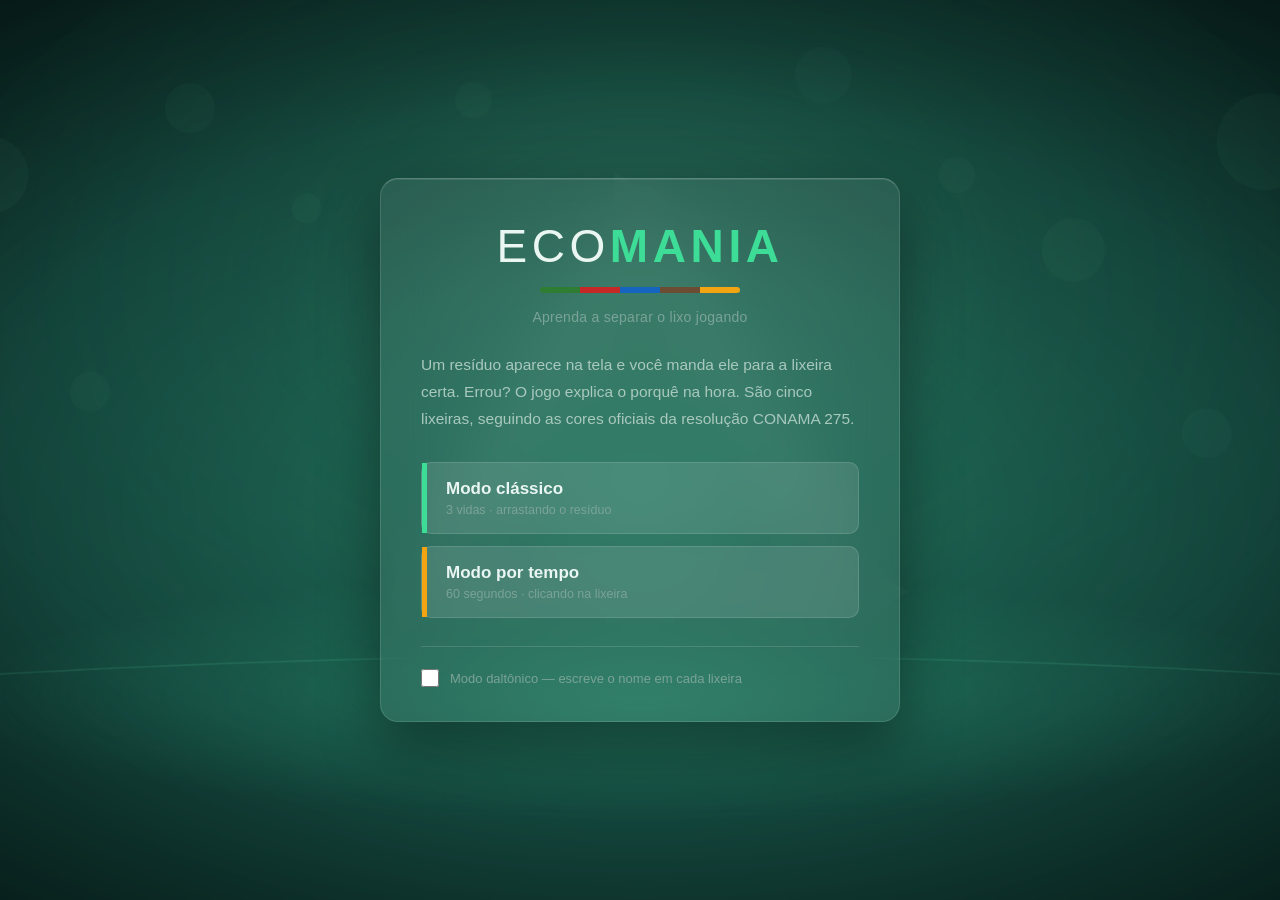
<file: index.html>
<!DOCTYPE html>
<html lang="pt-BR">
<head>
    <meta charset="UTF-8">
    <meta name="viewport" content="width=device-width, initial-scale=1.0">
    <meta name="description" content="Jogo educativo sobre separação de resíduos, baseado nas cores da resolução CONAMA 275.">
    <title>Eco Mania — aprenda a separar o lixo</title>
    <link rel="stylesheet" href="css/style.css">
    <script src="js/script.js" defer></script>
</head>
<body class="tela-menu">

    <main class="painel painel-menu">

        <header class="marca">
            <h1>ECO<span class="marca-destaque">MANIA</span></h1>
            <p class="marca-faixa"></p>
            <p class="subtitulo">Aprenda a separar o lixo jogando</p>
        </header>

        <p class="descricao">
            Um resíduo aparece na tela e você manda ele para a lixeira certa.
            Errou? O jogo explica o porquê na hora. São cinco lixeiras, seguindo
            as cores oficiais da resolução CONAMA 275.
        </p>

        <nav class="modos">
            <a class="modo modo-classico" href="game_regular.html">
                <strong class="modo-nome">Modo clássico</strong>
                <span class="modo-info">3 vidas · arrastando o resíduo</span>
            </a>

            <a class="modo modo-tempo" href="game_timed.html">
                <strong class="modo-nome">Modo por tempo</strong>
                <span class="modo-info">60 segundos · clicando na lixeira</span>
            </a>
        </nav>

        <section class="historico" id="historico">
            <h2>Suas últimas partidas</h2>
            <p class="historico-linha" id="historico-ultima">—</p>
            <p class="historico-linha" id="historico-penultima">—</p>
        </section>

        <label class="acessibilidade" for="check-daltonico">
            <input type="checkbox" id="check-daltonico">
            <span>Modo daltônico — escreve o nome em cada lixeira</span>
        </label>

    </main>

</body>
</html>
</file>
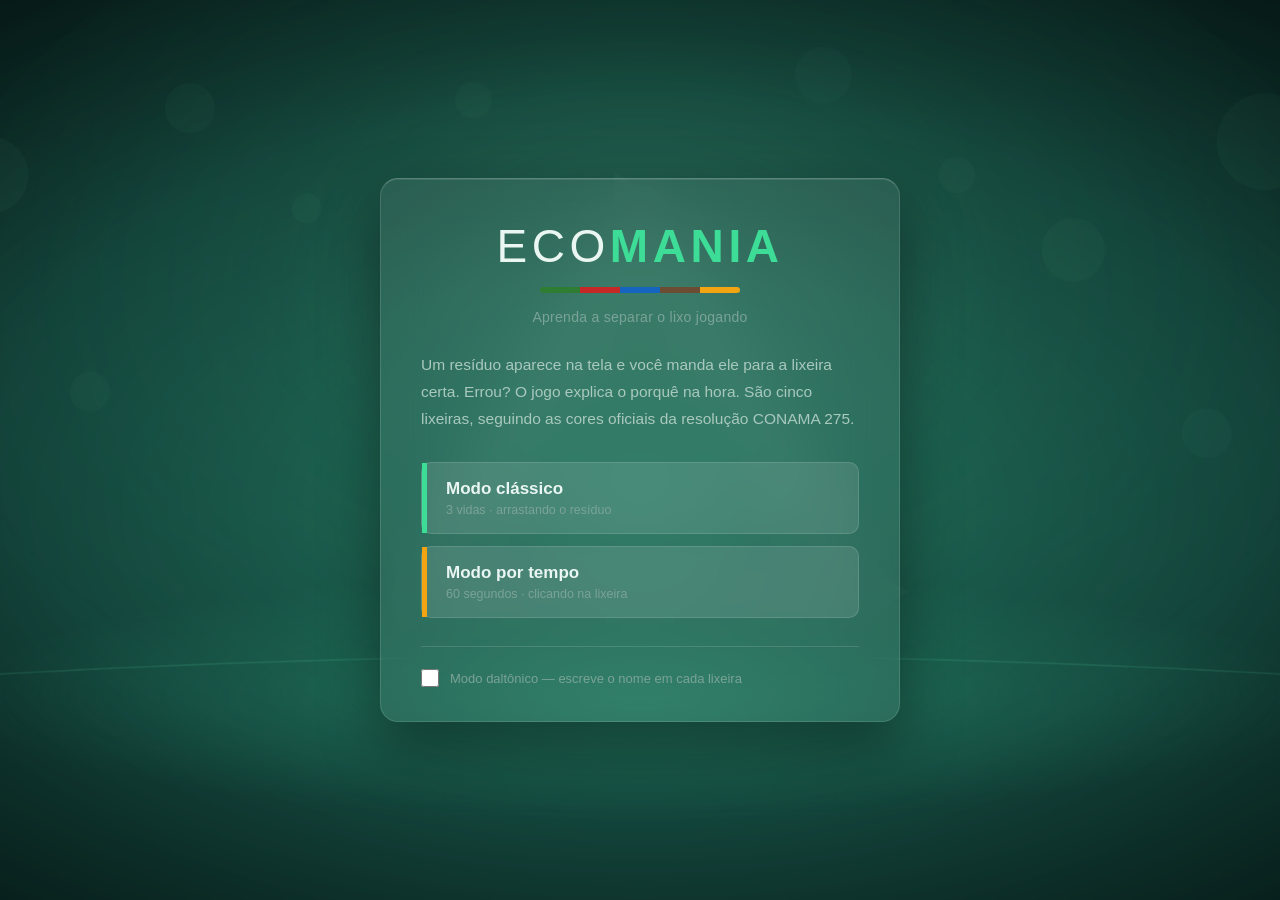
<file: final_menu.html>
<!DOCTYPE html>
<html lang="pt-BR">
<head>
    <meta charset="UTF-8">
    <meta name="viewport" content="width=device-width, initial-scale=1.0">
    <title>Eco Mania — resultado</title>
    <link rel="stylesheet" href="css/style.css">
    <script src="js/script.js" defer></script>
</head>
<body class="tela-final">

    <main class="painel painel-final">

        <header class="cabecalho-final">
            <p class="selo" id="selo">Fim de partida</p>
            <h1 id="titulo-final">Acabaram as vidas</h1>
            <p class="subtitulo" id="modo-jogado">Modo clássico</p>
        </header>

        <section class="destaque">
            <p class="destaque-rotulo">Sua pontuação</p>
            <output class="destaque-numero" id="pontuacao-final">120</output>
            <p class="destaque-recorde" id="recorde">Seu recorde neste modo: 180</p>
        </section>

        <section class="resultado" id="resultado-classico">
            <h2>Modo clássico</h2>
            <p class="linha">Vidas restantes <output id="vidas-classico">0</output></p>
            <p class="linha">Acertos <output id="acertos-classico">9</output></p>
            <p class="linha">Acertos consecutivos <output id="consecutivos-classico">4</output></p>
            <p class="linha">Erros <output id="erros-classico">3</output></p>
        </section>

        <section class="resultado" id="resultado-tempo">
            <h2>Modo por tempo</h2>
            <p class="linha">Acertos <output id="acertos-tempo">0</output></p>
            <p class="linha">Acertos consecutivos <output id="consecutivos-tempo">0</output></p>
            <p class="linha">Erros <output id="erros-tempo">0</output></p>
        </section>

        <section class="licao" id="licao">
            <h2>Para revisar</h2>
            <p id="licao-texto">
                Você errou mais na categoria metal. Latinha e papel alumínio vão
                na lixeira amarela, mesmo o segundo tendo "papel" no nome.
            </p>
        </section>

        <nav class="acoes">
            <a class="botao botao-principal" id="jogar-de-novo" href="game_regular.html">Jogar de novo</a>
            <a class="botao botao-discreto" href="index.html">Voltar ao menu</a>
        </nav>

    </main>

</body>
</html>
</file>
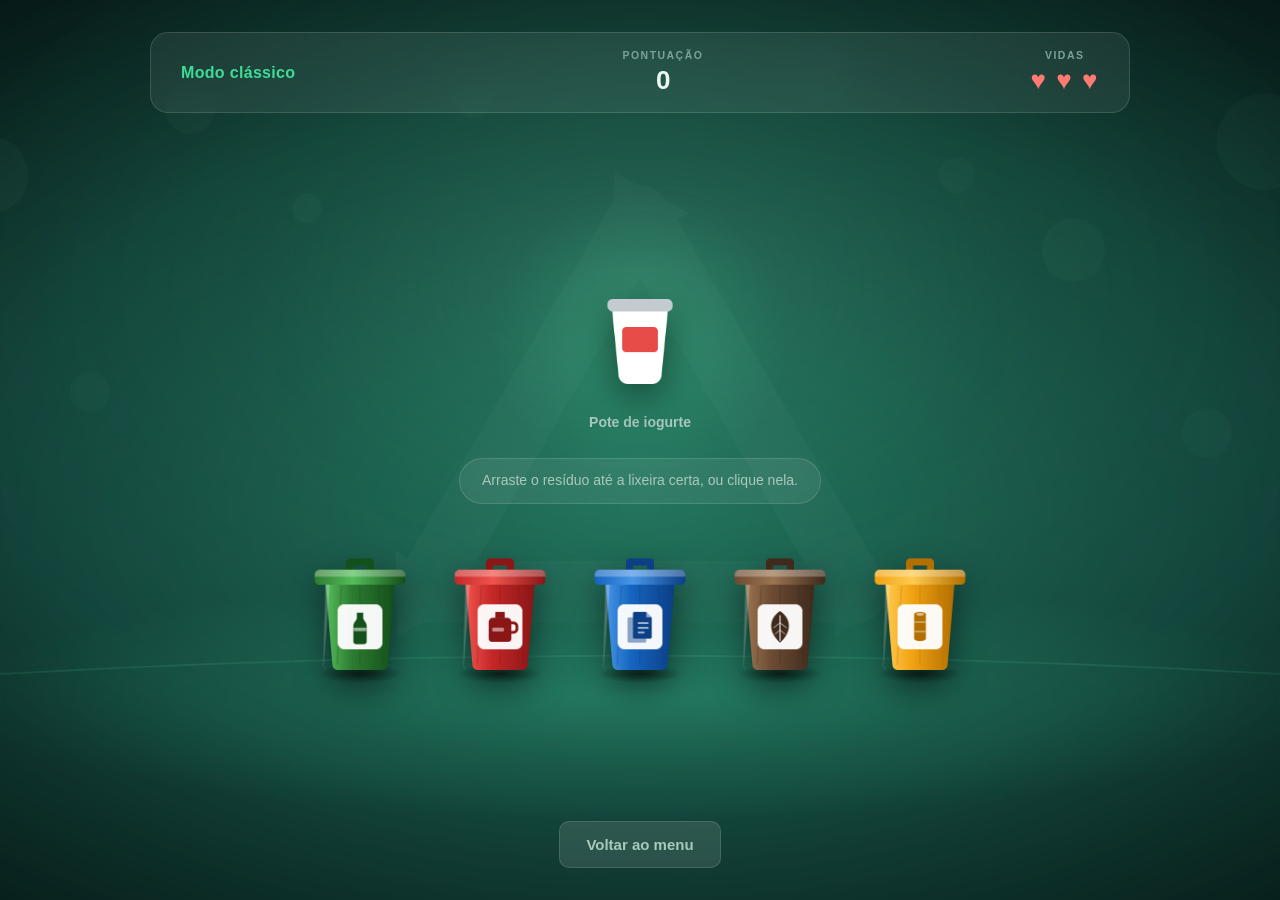
<file: game_regular.html>
<!DOCTYPE html>
<html lang="pt-BR">
<head>
    <meta charset="UTF-8">
    <meta name="viewport" content="width=device-width, initial-scale=1.0">
    <title>Eco Mania — modo clássico</title>
    <link rel="stylesheet" href="css/style.css">
    <script src="js/script.js" defer></script>
</head>
<body class="tela-jogo">

    <header class="hud">
        <p class="hud-modo">Modo clássico</p>

        <p class="hud-item">
            <span class="hud-rotulo">Pontuação</span>
            <output id="pontuacao">0</output>
        </p>

        <p class="hud-item">
            <span class="hud-rotulo">Vidas</span>
            <output id="vidas">♥ ♥ ♥</output>
        </p>
    </header>

    <main class="arena">

        <section class="palco">
            <img id="residuo" class="residuo"
                 src="assets/residuos/garrafa-pet.png"
                 alt="Garrafa PET de refrigerante">
            <p class="residuo-nome" id="residuo-nome">Garrafa PET de refrigerante</p>
        </section>

        <p class="feedback" id="feedback" role="status" aria-live="polite">
            Arraste o resíduo até a lixeira certa, ou clique nela.
        </p>

        <section class="lixeiras" id="lixeiras">

            <button class="lixeira" data-tipo="vidro">
                <img src="assets/lixeiras/vidro.png" alt="Lixeira de vidro">
                <span class="lixeira-nome">Vidro</span>
            </button>

            <button class="lixeira" data-tipo="plastico">
                <img src="assets/lixeiras/plastico.png" alt="Lixeira de plástico">
                <span class="lixeira-nome">Plástico</span>
            </button>

            <button class="lixeira" data-tipo="papel">
                <img src="assets/lixeiras/papel.png" alt="Lixeira de papel">
                <span class="lixeira-nome">Papel</span>
            </button>

            <button class="lixeira" data-tipo="organico">
                <img src="assets/lixeiras/organico.png" alt="Lixeira de orgânico">
                <span class="lixeira-nome">Orgânico</span>
            </button>

            <button class="lixeira" data-tipo="metal">
                <img src="assets/lixeiras/metal.png" alt="Lixeira de metal">
                <span class="lixeira-nome">Metal</span>
            </button>

        </section>

    </main>

    <footer class="rodape">
        <a class="botao botao-discreto" href="index.html">Voltar ao menu</a>
    </footer>

</body>
</html>
</file>
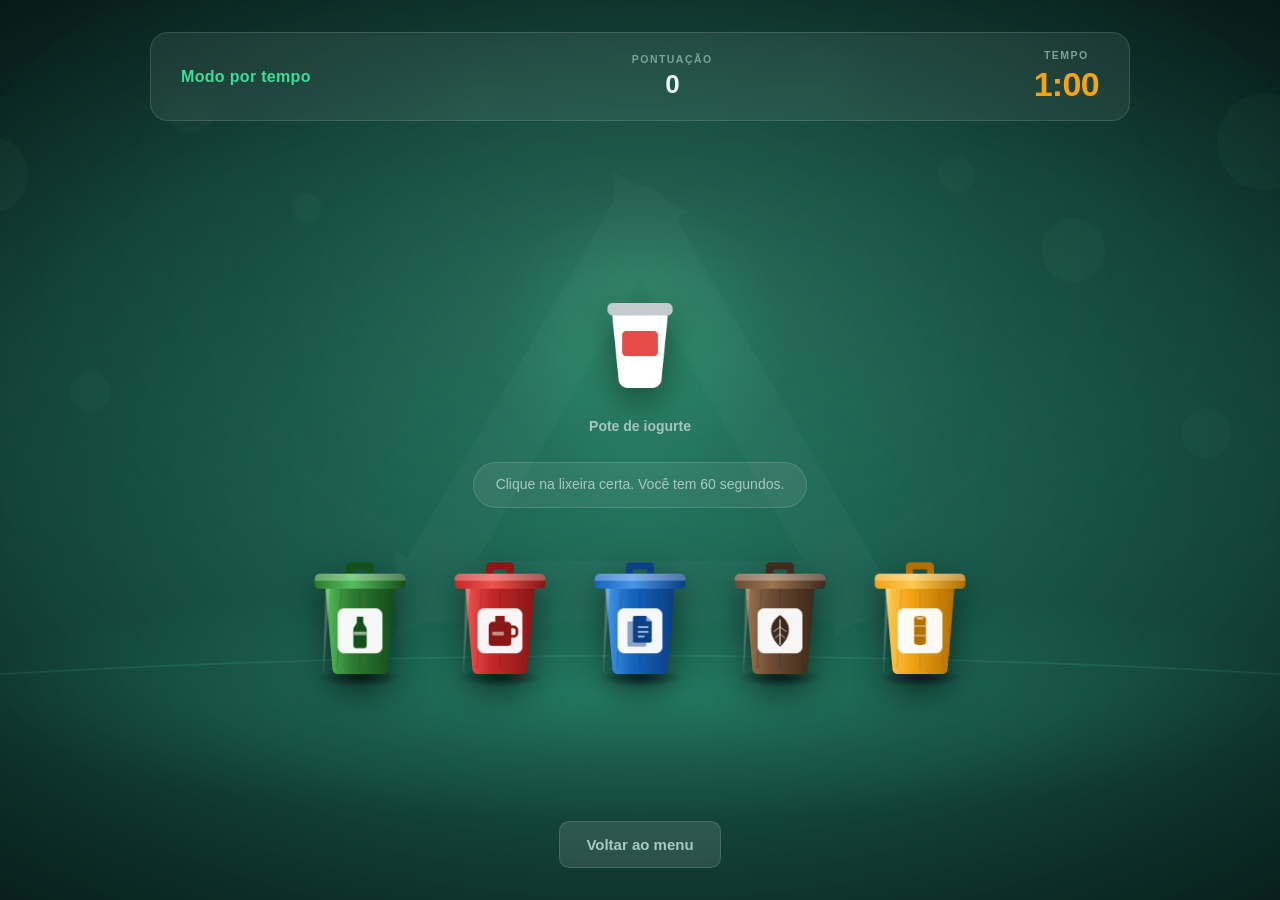
<file: game_timed.html>
<!DOCTYPE html>
<html lang="pt-BR">
<head>
    <meta charset="UTF-8">
    <meta name="viewport" content="width=device-width, initial-scale=1.0">
    <title>Eco Mania — modo por tempo</title>
    <link rel="stylesheet" href="css/style.css">
    <script src="js/script.js" defer></script>
</head>
<body class="tela-jogo">

    <header class="hud">
        <p class="hud-modo">Modo por tempo</p>

        <p class="hud-item">
            <span class="hud-rotulo">Pontuação</span>
            <output id="pontuacao">0</output>
        </p>

        <p class="hud-item hud-relogio">
            <span class="hud-rotulo">Tempo</span>
            <output id="tempo">1:00</output>
        </p>
    </header>

    <main class="arena">

        <section class="palco">
            <img id="residuo" class="residuo"
                 src="assets/residuos/garrafa-pet.png"
                 alt="Garrafa PET de refrigerante">
            <p class="residuo-nome" id="residuo-nome">Garrafa PET de refrigerante</p>
        </section>

        <p class="feedback" id="feedback" role="status" aria-live="polite">
            Clique na lixeira certa. Você tem 60 segundos.
        </p>

        <section class="lixeiras" id="lixeiras">

            <button class="lixeira" data-tipo="vidro">
                <img src="assets/lixeiras/vidro.png" alt="Lixeira de vidro">
                <span class="lixeira-nome">Vidro</span>
            </button>

            <button class="lixeira" data-tipo="plastico">
                <img src="assets/lixeiras/plastico.png" alt="Lixeira de plástico">
                <span class="lixeira-nome">Plástico</span>
            </button>

            <button class="lixeira" data-tipo="papel">
                <img src="assets/lixeiras/papel.png" alt="Lixeira de papel">
                <span class="lixeira-nome">Papel</span>
            </button>

            <button class="lixeira" data-tipo="organico">
                <img src="assets/lixeiras/organico.png" alt="Lixeira de orgânico">
                <span class="lixeira-nome">Orgânico</span>
            </button>

            <button class="lixeira" data-tipo="metal">
                <img src="assets/lixeiras/metal.png" alt="Lixeira de metal">
                <span class="lixeira-nome">Metal</span>
            </button>

        </section>

    </main>

    <footer class="rodape">
        <a class="botao botao-discreto" href="index.html">Voltar ao menu</a>
    </footer>

</body>
</html>
</file>
<file: css/style.css>
:root {
    /* ambiente */
    --fundo:          #0a2420;
    --fundo-solido:   #0e2f29;
    --painel:         rgba(255, 255, 255, 0.07);
    --painel-forte:   rgba(255, 255, 255, 0.11);
    --linha:          rgba(255, 255, 255, 0.13);
    --linha-forte:    rgba(255, 255, 255, 0.22);

    /* texto */
    --texto:          #eaf6f1;
    --texto-medio:    #a9c9bd;
    --texto-fraco:    #7ba396;

    /* ação */
    --acento:         #3ddc97;
    --acento-fundo:   rgba(61, 220, 151, 0.12);
    --acento-escuro:  #17a06b;

    /* estados */
    --acerto:         #3ddc97;
    --erro:           #ff7b72;

    /* cores oficiais da resolução CONAMA 275 */
    --vidro:          #2e7d32;
    --plastico:       #c62828;
    --papel:          #1565c0;
    --organico:       #6d4c34;
    --metal:          #f2a413;

    /* medidas */
    --curva:          18px;
    --curva-p:        10px;
    --largura:        980px;
}


* {
    margin: 0;
    padding: 0;
    box-sizing: border-box;
}


body {
    font-family: "Segoe UI", -apple-system, "Helvetica Neue", Arial, sans-serif;
    color: var(--texto);
    background-color: var(--fundo);
    background-image: url("../assets/cenario.png");
    background-size: cover;
    background-position: center;
    background-repeat: no-repeat;
    background-attachment: fixed;
    min-height: 100vh;
    padding: 32px 20px;
    display: flex;
    flex-direction: column;
    align-items: center;
    justify-content: center;
    gap: 22px;
    -webkit-font-smoothing: antialiased;
    overflow-y: auto;
}


.tela-jogo {
    justify-content: space-between;
}


.painel {
    width: 100%;
    background-color: var(--painel);
    -webkit-backdrop-filter: blur(22px);
    backdrop-filter: blur(22px);
    border: 1px solid var(--linha);
    border-top-color: var(--linha-forte);
    border-radius: var(--curva);
    box-shadow: 0 24px 60px rgba(0, 0, 0, 0.42),
                inset 0 1px 0 rgba(255, 255, 255, 0.10);
}


.painel-menu {
    max-width: 520px;
    padding: 44px 40px 34px;
    text-align: center;
}

.marca h1 {
    font-size: clamp(30px, 7vw, 46px);
    font-weight: 300;
    letter-spacing: 0.10em;
    line-height: 1;
}


.marca-destaque {
    font-weight: 800;
    color: var(--acento);
}


.marca-faixa {
    height: 6px;
    width: 200px;
    margin: 18px auto 0;
    border-radius: 3px;
    background: linear-gradient(90deg,
        var(--vidro)    0    20%,
        var(--plastico) 20%  40%,
        var(--papel)    40%  60%,
        var(--organico) 60%  80%,
        var(--metal)    80%  100%);
}

.subtitulo {
    margin-top: 16px;
    font-size: 14px;
    color: var(--texto-fraco);
    letter-spacing: 0.02em;
}

.descricao {
    margin: 26px 0 30px;
    font-size: 15.5px;
    line-height: 1.75;
    color: var(--texto-medio);
    text-align: left;
}


.modos {
    display: flex;
    flex-direction: column;
    gap: 12px;
}


.modo {
    display: block;
    text-decoration: none;
    color: var(--texto);
    background-color: var(--painel-forte);
    border: 1px solid var(--linha);
    border-radius: var(--curva-p);
    padding: 16px 20px 16px 24px;
    text-align: left;
    position: relative;
    transition: transform 0.2s, background-color 0.2s, border-color 0.2s;
}


.modo::before {
    content: "";
    position: absolute;
    left: 0;
    top: 0;
    bottom: 0;
    width: 5px;
}

.modo-classico::before { background-color: var(--acento); }
.modo-tempo::before    { background-color: var(--metal); }

.modo-nome {
    display: block;
    font-size: 17px;
    font-weight: 700;
}

.modo-info {
    display: block;
    font-size: 12.5px;
    color: var(--texto-fraco);
    margin-top: 4px;
}


.modo:hover {
    transform: translateX(4px);
    background-color: rgba(255, 255, 255, 0.15);
    border-color: var(--linha-forte);
}


/* histórico das duas últimas partidas, na tela inicial */
.historico {
    margin-top: 24px;
    padding: 16px 18px;
    background-color: rgba(0, 0, 0, 0.18);
    border: 1px solid var(--linha);
    border-radius: var(--curva-p);
    text-align: left;
}

.historico h2 {
    font-size: 11px;
    font-weight: 800;
    text-transform: uppercase;
    letter-spacing: 0.13em;
    color: var(--texto-fraco);
    margin-bottom: 8px;
    border: none;
    padding: 0;
}

.historico-linha {
    font-size: 13px;
    color: var(--texto-medio);
    padding: 5px 0;
}

.historico-linha + .historico-linha {
    color: var(--texto-fraco);
    border-top: 1px solid var(--linha);
}

/* touch-action: none avisa o navegador que o dedo nesta imagem
   é para arrastar, e não para rolar a página. Sem isso, no
   celular a página rola e o arrasto nunca acontece. */
.residuo {
    touch-action: none;
    -webkit-user-select: none;
    user-select: none;

    /* position: relative faz o z-index do arrasto valer */
    position: relative;
}

/* durante o arrasto a imagem não reage ao hover nem faz
   transição, senão ela "persegue" o dedo com atraso */
.residuo.arrastando {
    transition: none;
    opacity: 0.9;
}

.acessibilidade {
    display: flex;
    align-items: center;
    gap: 11px;
    margin-top: 28px;
    padding-top: 22px;
    border-top: 1px solid var(--linha);
    font-size: 13px;
    color: var(--texto-fraco);
    text-align: left;
    cursor: pointer;
}

.acessibilidade input {
    width: 18px;
    height: 18px;
    flex-shrink: 0;
    cursor: pointer;
    accent-color: var(--acento);
}


.hud {
    width: 100%;
    max-width: var(--largura);
    background-color: var(--painel);
    -webkit-backdrop-filter: blur(22px);
    backdrop-filter: blur(22px);
    border: 1px solid var(--linha);
    border-radius: var(--curva);
    padding: 16px 30px;

    display: flex;
    align-items: center;
    justify-content: space-between;
    gap: 24px;
}

.hud-modo {
    font-size: 16px;
    font-weight: 700;
    color: var(--acento);
    letter-spacing: 0.02em;
}

.hud-item {
    text-align: center;
}

.hud-rotulo {
    display: block;
    font-size: 10.5px;
    font-weight: 700;
    color: var(--texto-fraco);
    text-transform: uppercase;
    letter-spacing: 0.14em;
}


.hud-item output {
    display: block;
    margin-top: 4px;
    font-size: 26px;
    font-weight: 800;
    letter-spacing: -0.02em;
    font-variant-numeric: tabular-nums;
}

#vidas {
    color: var(--erro);
    letter-spacing: 0.06em;
    white-space: nowrap;
}

.hud-relogio output {
    font-size: 34px;
    color: var(--metal);
}


.arena {
    width: 100%;
    max-width: var(--largura);
    display: flex;
    flex-direction: column;
    align-items: center;
    gap: 18px;
}


.palco {
    position: relative;
    display: flex;
    flex-direction: column;
    align-items: center;
    padding: 14px 40px 10px;
}


.palco::before {
    content: "";
    position: absolute;
    left: 50%;
    top: 50%;
    transform: translate(-50%, -50%);
    width: 300px;
    height: 300px;
    border-radius: 50%;
    background: radial-gradient(circle,
        rgba(61, 220, 151, 0.26) 0%,
        rgba(61, 220, 151, 0.08) 45%,
        rgba(61, 220, 151, 0) 70%);

    
    z-index: -1;
}

.residuo {
    width: clamp(96px, 20vw, 148px);
    height: clamp(96px, 20vw, 148px);
    object-fit: contain;
    filter: drop-shadow(0 14px 18px rgba(0, 0, 0, 0.45));
    cursor: grab;
    transition: transform 0.2s;
}

.residuo:hover  { transform: scale(1.05); }
.residuo:active { cursor: grabbing; }

.residuo-nome {
    margin-top: 10px;
    font-size: 14px;
    font-weight: 600;
    color: var(--texto-medio);
}


.feedback {
    min-height: 46px;
    max-width: 620px;
    display: flex;
    align-items: center;
    justify-content: center;
    text-align: center;

    font-size: 14px;
    line-height: 1.55;
    color: var(--texto-medio);
    padding: 11px 22px;

    background-color: var(--painel);
    border: 1px solid var(--linha);
    border-radius: 999px;
}


.feedback.acerto {
    color: var(--acerto);
    border-color: rgba(61, 220, 151, 0.45);
    background-color: rgba(61, 220, 151, 0.12);
}

.feedback.erro {
    color: var(--erro);
    border-color: rgba(255, 123, 114, 0.45);
    background-color: rgba(255, 123, 114, 0.12);
}


.lixeiras {
    display: flex;
    justify-content: center;
    align-items: flex-end;
    gap: 16px;
    margin-top: 4px;
    flex-wrap: wrap;
}


.lixeira {
    background: none;
    border: none;
    padding: 8px 6px;
    cursor: pointer;
    font-family: inherit;

    display: flex;
    flex-direction: column;
    align-items: center;

    transition: transform 0.22s;
}

.lixeira img {
    display: block;
    width: clamp(58px, 9vw, 112px);
    height: auto;
    filter: drop-shadow(0 14px 16px rgba(0, 0, 0, 0.5));
    transition: filter 0.22s;
    pointer-events: none;
}


.lixeira:hover {
    transform: translateY(-14px);
}


.lixeira[data-tipo="vidro"]:hover img {
    filter: drop-shadow(0 18px 20px rgba(0, 0, 0, 0.5))
            drop-shadow(0 0 22px var(--vidro));
}
.lixeira[data-tipo="plastico"]:hover img {
    filter: drop-shadow(0 18px 20px rgba(0, 0, 0, 0.5))
            drop-shadow(0 0 22px var(--plastico));
}
.lixeira[data-tipo="papel"]:hover img {
    filter: drop-shadow(0 18px 20px rgba(0, 0, 0, 0.5))
            drop-shadow(0 0 22px var(--papel));
}
.lixeira[data-tipo="organico"]:hover img {
    filter: drop-shadow(0 18px 20px rgba(0, 0, 0, 0.5))
            drop-shadow(0 0 22px #a97c52);
}
.lixeira[data-tipo="metal"]:hover img {
    filter: drop-shadow(0 18px 20px rgba(0, 0, 0, 0.5))
            drop-shadow(0 0 22px var(--metal));
}


.lixeira-nome {
    display: none;
    margin-top: 10px;
    font-size: 11px;
    font-weight: 800;
    text-transform: uppercase;
    letter-spacing: 0.09em;
    color: var(--fundo);
    background-color: var(--texto);
    padding: 4px 11px;
    border-radius: 999px;
}


body.daltonico .lixeira-nome {
    display: block;
}


.painel-final {
    max-width: 540px;
    padding: 38px 36px 32px;
    text-align: center;
}

.selo {
    display: inline-block;
    font-size: 11px;
    font-weight: 800;
    text-transform: uppercase;
    letter-spacing: 0.16em;
    color: var(--acento);
    background-color: var(--acento-fundo);
    border: 1px solid rgba(61, 220, 151, 0.3);
    padding: 6px 14px;
    border-radius: 999px;
    margin-bottom: 16px;
}

.cabecalho-final h1 {
    font-size: 30px;
    font-weight: 800;
    letter-spacing: -0.02em;
}

.destaque {
    margin: 26px 0 20px;
    padding: 24px;
    background-color: rgba(0, 0, 0, 0.22);
    border: 1px solid var(--linha);
    border-radius: var(--curva-p);
}

.destaque-rotulo {
    font-size: 11px;
    font-weight: 700;
    text-transform: uppercase;
    letter-spacing: 0.14em;
    color: var(--texto-fraco);
}

.destaque-numero {
    display: block;
    margin: 6px 0 8px;
    font-size: clamp(42px, 11vw, 60px);
    font-weight: 800;
    line-height: 1;
    color: var(--acento);
    letter-spacing: -0.03em;
    font-variant-numeric: tabular-nums;
}

.destaque-recorde {
    font-size: 13px;
    color: var(--texto-fraco);
}

.resultado {
    margin-bottom: 16px;
    padding: 20px 22px;
    background-color: var(--painel-forte);
    border: 1px solid var(--linha);
    border-radius: var(--curva-p);
    text-align: left;
}

.resultado h2,
.licao h2 {
    font-size: 13px;
    font-weight: 800;
    text-transform: uppercase;
    letter-spacing: 0.12em;
    color: var(--texto-fraco);
    margin-bottom: 6px;
}

.linha {
    display: flex;
    justify-content: space-between;
    align-items: baseline;
    gap: 14px;
    font-size: 14.5px;
    color: var(--texto-medio);
    padding: 11px 0;
    border-bottom: 1px solid var(--linha);
}


.linha:last-child {
    border-bottom: none;
}

.linha output {
    font-size: 19px;
    font-weight: 800;
    color: var(--texto);
    font-variant-numeric: tabular-nums;
}

.licao {
    padding: 20px 22px;
    background-color: rgba(242, 164, 19, 0.10);
    border: 1px solid rgba(242, 164, 19, 0.28);
    border-radius: var(--curva-p);
    text-align: left;
}

.licao p {
    font-size: 14px;
    line-height: 1.65;
    color: var(--texto-medio);
}


.acoes {
    display: flex;
    flex-direction: column;
    gap: 10px;
    margin-top: 24px;
}

.botao {
    display: inline-block;
    text-decoration: none;
    font-size: 15px;
    font-weight: 700;
    padding: 14px 26px;
    border-radius: var(--curva-p);
    transition: transform 0.18s, background-color 0.18s;
}

.botao-principal {
    background-color: var(--acento);
    color: #06231b;
}

.botao-principal:hover {
    background-color: #58e9ab;
    transform: translateY(-2px);
}

.botao-discreto {
    background-color: var(--painel-forte);
    color: var(--texto-medio);
    border: 1px solid var(--linha);
}

.botao-discreto:hover {
    background-color: rgba(255, 255, 255, 0.16);
    color: var(--texto);
}

.rodape {
    font-size: 12px;
    color: var(--texto-fraco);
}


a:focus-visible,
button:focus-visible,
input:focus-visible {
    outline: 3px solid var(--acento);
    outline-offset: 4px;
    border-radius: var(--curva-p);
}


/* ---------- TABLET ---------- */
@media (max-width: 900px) {
    body {
        padding: 24px 16px;
        overflow-y: auto;
    }

    .hud {
        padding: 14px 20px;
        gap: 16px;
    }

    .lixeiras {
        gap: 12px;
    }
}


/* ---------- CELULAR ---------- */
@media (max-width: 620px) {

    html {
        max-width: 100vh;
    }

    body {
        background-attachment: scroll;
        padding: 18px 14px;
        gap: 16px;
        max-width: 100vh;
        overflow-y: auto;
    }

    .painel-menu,
    .painel-final {
        padding: 30px 22px 24px;
    }

    .hud {
        padding: 13px 16px;
        gap: 12px;
    }

    .hud-modo       { font-size: 13px; }
    .hud-rotulo     { font-size: 9.5px; letter-spacing: 0.10em; }
    .hud-item output { font-size: 20px; }
    .hud-relogio output { font-size: 26px; }

    .lixeiras   { gap: 10px; }
    .lixeira    { padding: 6px 3px; }
    .lixeira-nome { font-size: 9.5px; padding: 3px 8px; letter-spacing: 0.06em; }

    .feedback {
        font-size: 13px;
        padding: 10px 18px;
        border-radius: 16px;
    }

    .descricao { font-size: 14.5px; }
    .cabecalho-final h1 { font-size: 24px; }
    .resultado, .licao { padding: 16px 18px; }
    .linha { font-size: 13.5px; padding: 9px 0; }
}


/* ---------- CELULAR ESTREITO ---------- */
@media (max-width: 400px) {

    body {
        max-width: 100vh;
        overflow-y: auto;
    }

    .lixeiras {
        gap: 8px;
    }

    .hud {
        flex-wrap: wrap;
        gap: 10px;
        text-align: center;
    }

    .hud-modo {
        flex-basis: 100%;
        padding-bottom: 10px;
        border-bottom: 1px solid var(--linha);
    }

    .hud-item {
        flex: 1;
    }

    .lixeiras {
        max-width: 258px;
        margin-left: auto;
        margin-right: auto;
    }
}



@media (max-height: 520px) and (orientation: landscape) {
    body {
        padding: 10px 16px;
        gap: 8px;
        background-attachment: scroll;
        max-width: 100vh;
        overflow-y: auto;
    }

    .hud {
        padding: 8px 18px;
    }

    .hud-rotulo      { font-size: 9px; }
    .hud-item output { font-size: 17px; margin-top: 1px; }
    .hud-relogio output { font-size: 22px; }

    .arena  { gap: 8px; }
    .palco  { padding: 4px 20px 0; }

    .residuo {
        width: clamp(64px, 13vh, 96px);
        height: clamp(64px, 13vh, 96px);
    }

    .palco::before { width: 170px; height: 170px; }
    .residuo-nome  { margin-top: 4px; font-size: 12px; }

    .feedback {
        min-height: 0;
        padding: 7px 16px;
        font-size: 12.5px;
    }

    .lixeira img  { width: clamp(52px, 19vh, 84px); }
    .lixeira      { padding: 3px; }
    .lixeira-nome { margin-top: 5px; }

    .botao { padding: 9px 20px; font-size: 13px; }
}
</file>
